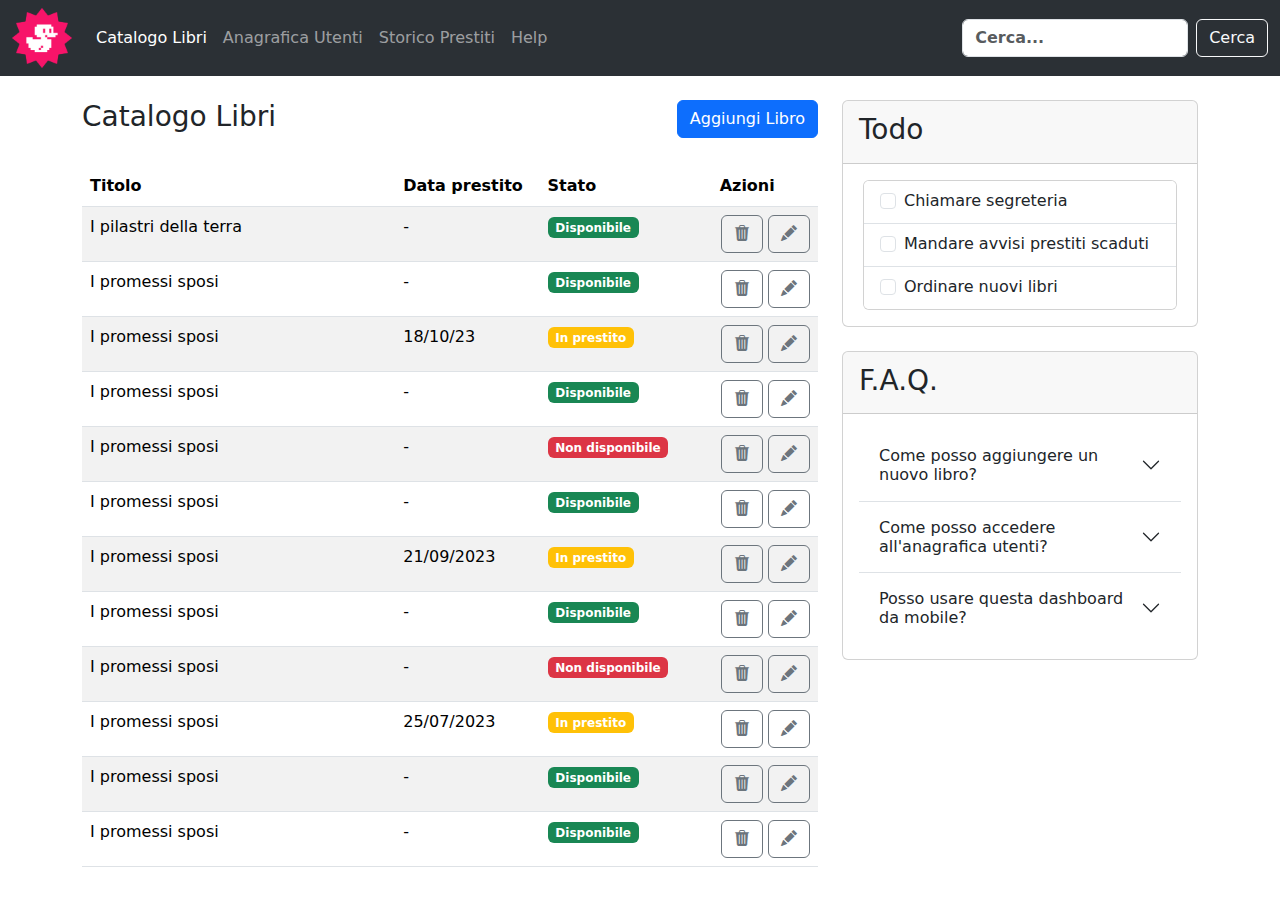
<file: index.html>
<!DOCTYPE html>
<html lang="en">
<head>
    <meta charset="UTF-8">
    <meta name="viewport" content="width=device-width, initial-scale=1.0">
    <title>Bootstrap Dashboard</title>

    <!-- BOOTSTRAP ICONS -->
    <link rel="stylesheet" href="https://cdn.jsdelivr.net/npm/bootstrap-icons@1.11.3/font/bootstrap-icons.min.css">

    <!-- BOOTSTRAP -->
    <link href="https://cdn.jsdelivr.net/npm/bootstrap@5.3.3/dist/css/bootstrap.min.css" rel="stylesheet" integrity="sha384-QWTKZyjpPEjISv5WaRU9OFeRpok6YctnYmDr5pNlyT2bRjXh0JMhjY6hW+ALEwIH" crossorigin="anonymous">

    <!-- CSS -->
    <link rel="stylesheet" href="css/style.css">
</head>

<body>
    <!-- HEADER -->
    <header class="mb-4">
        <nav class="navbar bg-dark navbar-expand-lg bg-body-tertiary py-2" data-bs-theme="dark">
            <div class="container-fluid">
                <div>
                    <a href="#"><img src="img/duck.png" alt="Duck" class="pe-3"></a>
                </div>
                <button class="navbar-toggler" type="button" data-bs-toggle="collapse" data-bs-target="#navbarSupportedContent" aria-controls="navbarSupportedContent" aria-expanded="false" aria-label="Toggle navigation">
                    <span class="navbar-toggler-icon"></span>
                </button>
              <div class="collapse navbar-collapse" id="navbarSupportedContent">
                <ul class="navbar-nav me-auto mb-2 mb-lg-0">
                  <li class="nav-item">
                    <a class="nav-link active" aria-current="page" href="#">Catalogo Libri</a>
                  </li>
                  <li class="nav-item">
                    <a class="nav-link" href="#">Anagrafica Utenti</a>
                  </li>
                  <li class="nav-item">
                    <a class="nav-link" href="#">Storico Prestiti</a>
                  </li>
                  <li class="nav-item">
                    <a class="nav-link" href="#">Help</a>
                  </li>
                </ul>
                <form class="d-flex" role="search">
                  <input class="form-control me-2" type="search" placeholder="Cerca..." aria-label="Search" data-bs-theme="light">
                  <button type="button" class="btn btn-outline-light">Cerca</button>
                </form>
              </div>
            </div>
          </nav>
    </header>

    <main>
        <div class="container">
            <div class="row">
                <div class="col-12 col-lg-8">

                  <!-- CATALOGO E AGGIUNGI LIBRI -->
                  <div class="row mb-4">
                    <div class="col">
                      <h2 class="h3">Catalogo Libri</h2>
                    </div>

                    <div class="col text-end">
                      <a href="indexpage2.html" class="btn btn-primary">Aggiungi Libro</a>
                    </div>
                  </div>

                  <!-- TABELLA -->
                  <table class="table table-striped table-hover">
                    <thead>
                      <tr>
                        <th scope="col" style="width: 45%;">Titolo</th>
                        <th class="d-none d-md-table-cell" scope="col" style="width: 20%;">Data prestito</th>
                        <th scope="col" style="width: 15%;">Stato</th>
                        <th class="text-center" scope="col" style="width: 20%;">Azioni</th>
                      </tr>
                    </thead>
                    <tbody>
                      <tr>
                        <td scope="row">I pilastri della terra</td>
                        <td class="d-none d-md-table-cell">-</td>
                        <td><span class="badge text-bg-success">Disponibile</span></td>
                        <td class="text-end"><button type="button" class="btn btn-outline-secondary"><i class="bi bi-trash3-fill"></i></button> <button type="button" class="btn btn-outline-secondary"><i class="bi bi-pencil-fill"></i></button></td>
                      </tr>
                      <tr>
                        <td scope="row">I promessi sposi</td>
                        <td class="d-none d-md-table-cell">-</td>
                        <td><span class="badge text-bg-success">Disponibile</span></td>
                        <td class="text-end"><button type="button" class="btn btn-outline-secondary"><i class="bi bi-trash3-fill"></i></button> <button type="button" class="btn btn-outline-secondary"><i class="bi bi-pencil-fill"></i></button></td>
                      </tr>
                      <tr>
                        <td scope="row">I promessi sposi</td>
                        <td class="d-none d-md-table-cell"><time datetime="10/18/2023">18/10/23</time></td>
                        <td><span class="badge text-bg-warning text-white">In prestito</span></td>
                        <td class="text-end"><button type="button" class="btn btn-outline-secondary"><i class="bi bi-trash3-fill"></i></button> <button type="button" class="btn btn-outline-secondary"><i class="bi bi-pencil-fill"></i></button></td>
                      </tr>
                      <tr>
                        <td scope="row">I promessi sposi</td>
                        <td class="d-none d-md-table-cell">-</td>
                        <td><span class="badge text-bg-success">Disponibile</span></td>
                        <td class="text-end"><button type="button" class="btn btn-outline-secondary"><i class="bi bi-trash3-fill"></i></button> <button type="button" class="btn btn-outline-secondary"><i class="bi bi-pencil-fill"></i></button></td>
                      </tr>
                      <tr>
                        <td scope="row">I promessi sposi</td>
                        <td class="d-none d-md-table-cell">-</td>
                        <td><span class="badge text-bg-danger">Non disponibile</span></td>
                        <td class="text-end"><button type="button" class="btn btn-outline-secondary"><i class="bi bi-trash3-fill"></i></button> <button type="button" class="btn btn-outline-secondary"><i class="bi bi-pencil-fill"></i></button></td>
                      </tr>
                      <tr>
                        <td scope="row">I promessi sposi</td>
                        <td class="d-none d-md-table-cell">-</td>
                        <td><span class="badge text-bg-success">Disponibile</span></td>
                        <td class="text-end"><button type="button" class="btn btn-outline-secondary"><i class="bi bi-trash3-fill"></i></button> <button type="button" class="btn btn-outline-secondary"><i class="bi bi-pencil-fill"></i></button></td>
                      </tr>
                      <tr>
                        <td scope="row">I promessi sposi</td>
                        <td class="d-none d-md-table-cell"><time datetime="09/21/2023">21/09/2023</time></td>
                        <td><span class="badge text-bg-warning text-white">In prestito</span></td>
                        <td class="text-end"><button type="button" class="btn btn-outline-secondary"><i class="bi bi-trash3-fill"></i></button> <button type="button" class="btn btn-outline-secondary"><i class="bi bi-pencil-fill"></i></button></td>
                      </tr>
                      <tr>
                        <td scope="row">I promessi sposi</td>
                        <td class="d-none d-md-table-cell">-</td>
                        <td><span class="badge text-bg-success">Disponibile</span></td>
                        <td class="text-end"><button type="button" class="btn btn-outline-secondary"><i class="bi bi-trash3-fill"></i></button> <button type="button" class="btn btn-outline-secondary"><i class="bi bi-pencil-fill"></i></button></td>
                      </tr>
                      <tr>
                        <td scope="row">I promessi sposi</td>
                        <td class="d-none d-md-table-cell">-</td>
                        <td><span class="badge text-bg-danger">Non disponibile</span></td>
                        <td class="text-end"><button type="button" class="btn btn-outline-secondary"><i class="bi bi-trash3-fill"></i></button> <button type="button" class="btn btn-outline-secondary"><i class="bi bi-pencil-fill"></i></button></td>
                      </tr>
                      <tr>
                        <td scope="row">I promessi sposi</td>
                        <td class="d-none d-md-table-cell"><time datetime="07/25/2023">25/07/2023</time></td>
                        <td><span class="badge text-bg-warning text-white">In prestito</span></td>
                        <td class="text-end"><button type="button" class="btn btn-outline-secondary"><i class="bi bi-trash3-fill"></i></button> <button type="button" class="btn btn-outline-secondary"><i class="bi bi-pencil-fill"></i></button></td>
                      </tr>
                      <tr>
                        <td scope="row">I promessi sposi</td>
                        <td class="d-none d-md-table-cell">-</td>
                        <td><span class="badge text-bg-success">Disponibile</span></td>
                        <td class="text-end"><button type="button" class="btn btn-outline-secondary"><i class="bi bi-trash3-fill"></i></button> <button type="button" class="btn btn-outline-secondary"><i class="bi bi-pencil-fill"></i></button></td>
                      </tr>
                      <tr>
                        <td scope="row">I promessi sposi</td>
                        <td class="d-none d-md-table-cell">-</td>
                        <td><span class="badge text-bg-success">Disponibile</span></td>
                        <td class="text-end"><button type="button" class="btn btn-outline-secondary"><i class="bi bi-trash3-fill"></i></button> <button type="button" class="btn btn-outline-secondary"><i class="bi bi-pencil-fill"></i></button></td>
                      </tr>

                    </tbody>
                  </table>
                </div>

                <!-- TODO -->
                <div class="col-12 col-lg-4">

                  <div class="card border-grey-400 mb-4" style="max-width: 100%;">
                    <div class="card-header bg-grey-500 border-grey-400">
                      <h3 class="mt-1">Todo</h3>
                    </div>

                    <div class="p-3">
                      <div class="row justify-content-center mx-1">
                        <div class="card p-0" style="width: 100%;">

                          <ul class="list-group list-group-flush">
                            <li class="list-group-item">
                              <div class="form-check">
                                <input class="form-check-input" type="checkbox" value="" id="flexCheckDefault">
                                <label class="form-check-label" for="flexCheckDefault">
                                  Chiamare segreteria
                                </label>
                              </div> 
                            </li>

                            <li class="list-group-item">
                              <div class="form-check">
                                <input class="form-check-input" type="checkbox" value="" id="flexCheckDefault">
                                <label class="form-check-label" for="flexCheckDefault">
                                  Mandare avvisi prestiti scaduti
                                </label>
                              </div> 
                            </li>

                            <li class="list-group-item">
                              <div class="form-check">
                                <input class="form-check-input" type="checkbox" value="" id="flexCheckDefault">
                                <label class="form-check-label" for="flexCheckDefault">
                                  Ordinare nuovi libri
                                </label>
                              </div> 
                            </li>
                          </ul>

                        </div>
                      </div>
                    </div>
                  </div>

                  <!-- F.A.Q. -->
                  <div class="card border-grey-400" style="max-width: 100%;">
                    <div class="card-header bg-grey-500 border-grey-400">
                      <h3 class="mt-1">F.A.Q.</h3>
                    </div>

                    <div class="p-3">
                      <div class="accordion accordion-flush" id="accordionFlushExample">
                        <div class="accordion-item">
                          <h2 class="accordion-header">
                            <button class="accordion-button collapsed" type="button" data-bs-toggle="collapse" data-bs-target="#flush-collapseOne" aria-expanded="false" aria-controls="flush-collapseOne">
                              Come posso aggiungere un nuovo libro?
                            </button>
                          </h2>
                          <div id="flush-collapseOne" class="accordion-collapse collapse" data-bs-parent="#accordionFlushExample">
                            <div class="accordion-body">Clicca sul pulsante "Aggiungi Libro" in alto a destra.</div>
                          </div>
                        </div>

                        <div class="accordion-item">
                          <h2 class="accordion-header">
                            <button class="accordion-button collapsed" type="button" data-bs-toggle="collapse" data-bs-target="#flush-collapseTwo" aria-expanded="false" aria-controls="flush-collapseTwo">
                              Come posso accedere all'anagrafica utenti?
                            </button>
                          </h2>
                          <div id="flush-collapseTwo" class="accordion-collapse collapse" data-bs-parent="#accordionFlushExample">
                            <div class="accordion-body">Clicca sulla voce di menu "Anagrafica utenti" in alto a sinistra.</div>
                          </div>
                        </div>

                        <div class="accordion-item">
                          <h2 class="accordion-header">
                            <button class="accordion-button collapsed" type="button" data-bs-toggle="collapse" data-bs-target="#flush-collapseThree" aria-expanded="false" aria-controls="flush-collapseThree">
                              Posso usare questa dashboard da mobile?
                            </button>
                          </h2>
                          <div id="flush-collapseThree" class="accordion-collapse collapse" data-bs-parent="#accordionFlushExample">
                            <div class="accordion-body">Certamente.</div>
                          </div>
                        </div>
                      </div>

                    </div>

                  </div>

                </div>

            </div>
        </div>
    </main>

    <script src="https://cdn.jsdelivr.net/npm/bootstrap@5.3.3/dist/js/bootstrap.bundle.min.js" integrity="sha384-YvpcrYf0tY3lHB60NNkmXc5s9fDVZLESaAA55NDzOxhy9GkcIdslK1eN7N6jIeHz" crossorigin="anonymous"></script>
</body>

</html>
</file>
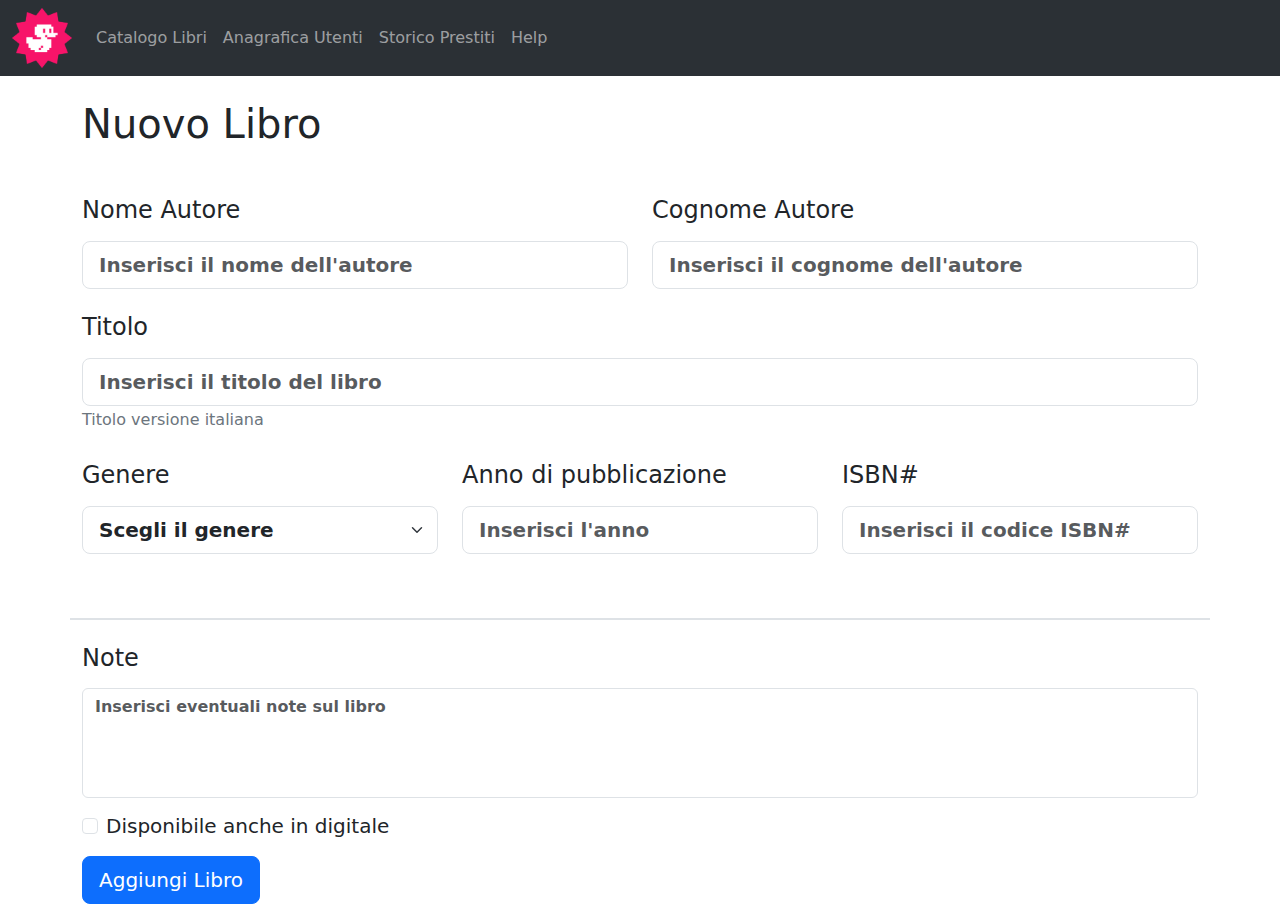
<file: indexpage2.html>
<!DOCTYPE html>
<html lang="en">
<head>
    <meta charset="UTF-8">
    <meta name="viewport" content="width=device-width, initial-scale=1.0">
    <title>Page 2</title>

    <!-- BOOTSTRAP ICONS -->
    <link rel="stylesheet" href="https://cdn.jsdelivr.net/npm/bootstrap-icons@1.11.3/font/bootstrap-icons.min.css">

    <!-- BOOTSTRAP -->
    <link href="https://cdn.jsdelivr.net/npm/bootstrap@5.3.3/dist/css/bootstrap.min.css" rel="stylesheet" integrity="sha384-QWTKZyjpPEjISv5WaRU9OFeRpok6YctnYmDr5pNlyT2bRjXh0JMhjY6hW+ALEwIH" crossorigin="anonymous">

    <!-- CSS -->
    <link rel="stylesheet" href="css/style.css">
</head>

<body>
    <!-- HEADER -->
    <header class="mb-4">
        <nav class="navbar bg-dark navbar-expand-lg bg-body-tertiary py-2" data-bs-theme="dark">
            <div class="container-fluid">
                <div>
                    <a href="#"><img src="img/duck.png" alt="Duck" class="pe-3"></a>
                </div>
                <button class="navbar-toggler" type="button" data-bs-toggle="collapse" data-bs-target="#navbarSupportedContent" aria-controls="navbarSupportedContent" aria-expanded="false" aria-label="Toggle navigation">
                    <span class="navbar-toggler-icon"></span>
                </button>
              <div class="collapse navbar-collapse" id="navbarSupportedContent">
                <ul class="navbar-nav me-auto mb-2 mb-lg-0">
                  <li class="nav-item">
                    <a class="nav-link" aria-current="page" href="index.html">Catalogo Libri</a>
                  </li>
                  <li class="nav-item">
                    <a class="nav-link" href="#">Anagrafica Utenti</a>
                  </li>
                  <li class="nav-item">
                    <a class="nav-link" href="#">Storico Prestiti</a>
                  </li>
                  <li class="nav-item">
                    <a class="nav-link" href="#">Help</a>
                  </li>
                </ul>
              </div>
            </div>
          </nav>
    </header>

    <main>
        <div class="container">
            <div><h1 class="mb-5">Nuovo Libro</h1></div>

            <form action="">
                <div class="row">
                    <div class="col-6 mb-4">
                        <legend><h4>Nome Autore</h4></legend>
                        <input class="form-control form-control-lg" type="text" placeholder="Inserisci il nome dell'autore" aria-label=".form-control-lg example">
                    </div>
                    <div class="col-6 mb-4">
                        <legend><h4>Cognome Autore</h4></legend>
                        <input class="form-control form-control-lg" type="text" placeholder="Inserisci il cognome dell'autore" aria-label=".form-control-lg example">
                    </div>

                    <div class="col-12 mb-4">
                        <legend><h4>Titolo</h4></legend>
                        <input class="form-control form-control-lg mb-1" type="text" placeholder="Inserisci il titolo del libro" aria-label=".form-control-lg example">
                        <h6 class="text-secondary">Titolo versione italiana</h6>
                    </div>

                    <div class="col-12 col-md-4 mb-5">
                        <legend><h4>Genere</h4></legend>
                        <select class="form-select form-select-lg mb-3 genre" aria-label="Large select example">
                            <option selected>Scegli il genere</option>
                            <option value="1">Azione</option>
                            <option value="2">Horror</option>
                            <option value="3">Romantico</option>
                        </select>
                    </div>
                    <div class="col-12 col-md-4 mb-5">
                        <legend><h4>Anno di pubblicazione</h4></legend>
                        <input class="form-control form-control-lg" type="number" placeholder="Inserisci l'anno" aria-label=".form-control-lg example" min="1960" max="2024">
                    </div>
                    <div class="col-12 col-md-4 mb-5">
                        <legend><h4>ISBN#</h4></legend>
                        <input class="form-control form-control-lg" type="text" placeholder="Inserisci il codice ISBN#" aria-label=".form-control-lg example">
                    </div>

                    <span class="col-12 border mb-4"></span>

                    <div class="col">
                        <div class="mb-3">
                            <label for="exampleFormControlTextarea1" class="form-label"><h4>Note</h4></label>
                            <textarea class="form-control" placeholder="Inserisci eventuali note sul libro" rows="4"></textarea>
                        </div>
                    </div>

                    <div class="col-12 mb-2">
                        <div class="form-check">
                          <input class="form-check-input" type="checkbox" id="gridCheck">
                          <label class="form-check-label" for="gridCheck"><h5>Disponibile anche in digitale</h5></label>
                        </div>
                    </div>

                    <div class="col-12">
                        <button type="submit" class="btn btn-primary btn-lg">Aggiungi Libro</button>
                    </div>

                </div>
                
            </form>
        </div>
    </main>


    <script src="https://cdn.jsdelivr.net/npm/bootstrap@5.3.3/dist/js/bootstrap.bundle.min.js" integrity="sha384-YvpcrYf0tY3lHB60NNkmXc5s9fDVZLESaAA55NDzOxhy9GkcIdslK1eN7N6jIeHz" crossorigin="anonymous"></script>
</body>

</html>
</file>
<file: css/style.css>
/* HEADER */
header img {
    height: 60px;
}

/* PAGE 2 */
form ::placeholder,
.genre {
    font-weight: 600;
}

textarea {
    resize: none;
}
</file>
